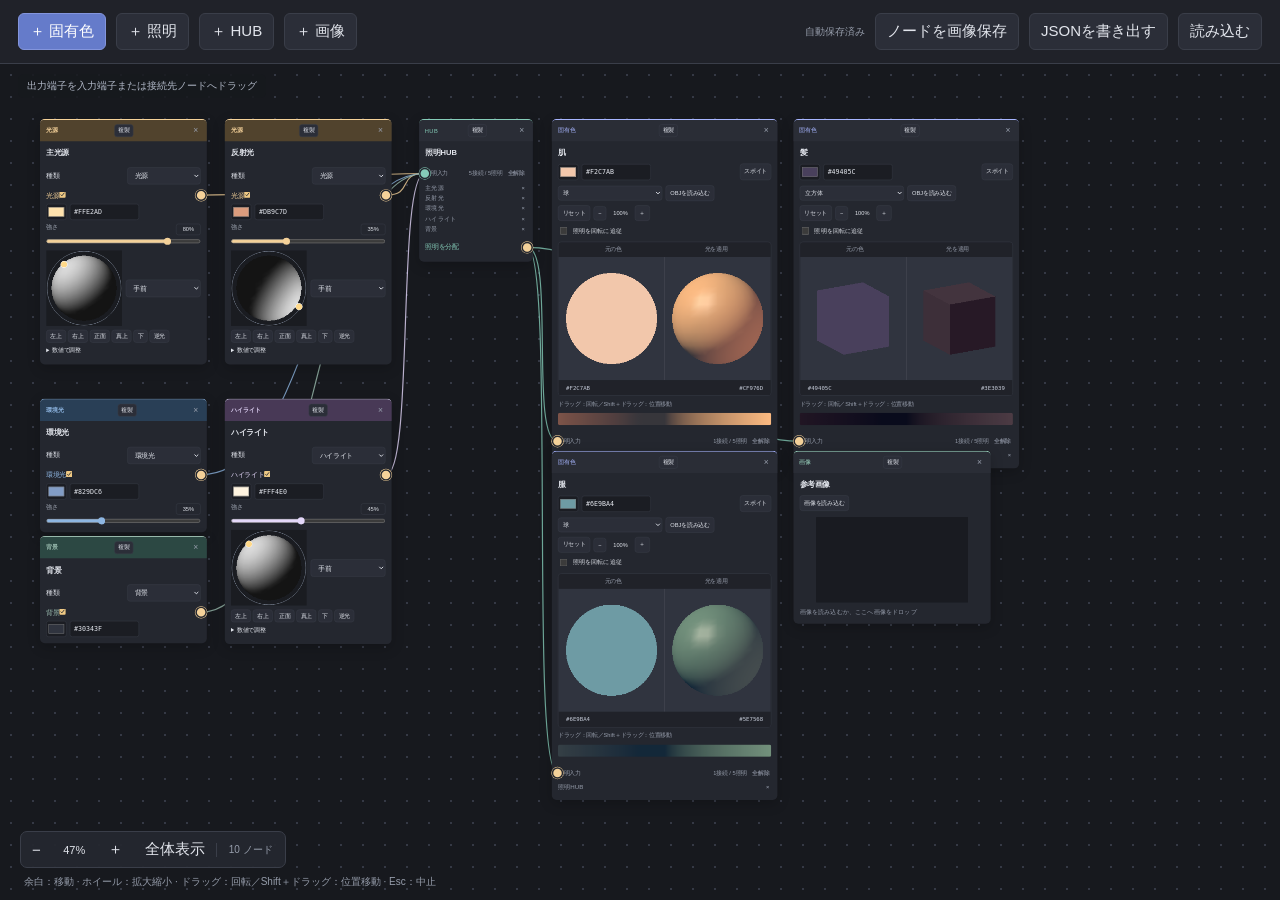
<file: index.html>
<!doctype html>
<html lang="ja"><head><meta charset="UTF-8"><meta name="viewport" content="width=device-width, initial-scale=1"><meta name="description" content="OBJモデル・画像・照明をノードで配置して配色を検討するツール。"><title>ノードカラーシミュレーター</title><link rel="stylesheet" href="./style.css"><script defer src="./geometry.js"></script><script defer src="./legacy-model.js"></script><script defer src="./compat-v4.js"></script><script defer src="./model.js"></script><script defer src="./assets.js"></script><script defer src="./storage.js"></script><script defer src="./export.js"></script><script defer src="./app.js"></script></head>
<body>
<header class="toolbar"><button data-add="base" class="primary">＋ 固有色</button><button data-add="lighting">＋ 照明</button><button data-add="hub">＋ HUB</button><button data-add="image">＋ 画像</button><div class="spacer"></div><span id="save-status" role="status">読み込み中…</span><button id="save-image">ノードを画像保存</button><button id="export">JSONを書き出す</button><button id="import">読み込む</button><input id="file" type="file" accept=".json,application/json" hidden></header>
<main id="canvas" tabindex="0" aria-label="ノードキャンバス"><div id="world"><svg id="wires" aria-label="接続線"></svg><div id="nodes"></div></div><div class="canvas-top"><span id="connection-status" role="status">出力端子を入力端子または接続先ノードへドラッグ</span><button id="cancel-wire" hidden>中止</button></div><div class="canvas-controls"><button id="zoom-out" aria-label="縮小">−</button><output id="zoom-label">100%</output><button id="zoom-in" aria-label="拡大">＋</button><button id="fit">全体表示</button><span id="node-count"></span></div><span class="pan-hint">余白：移動 · ホイール：拡大縮小 · ドラッグ：回転／Shift＋ドラッグ：位置移動 · Esc：中止</span></main>
<dialog id="png-dialog"><p>PNGの出力サイズ</p><label>倍率 <input id="png-scale" type="number" min="0.25" max="4" step="0.25" value="1"></label><p id="png-size" role="status"></p><div><button id="png-cancel">キャンセル</button><button id="png-save">PNGを保存</button></div></dialog><dialog id="confirm-dialog"><p id="confirm-message"></p><div><button id="confirm-no">キャンセル</button><button id="confirm-yes" class="primary">読み込む</button></div></dialog><div id="toast" role="status" aria-live="polite"></div>
</body></html>
</file>
<file: style.css>
:root { color-scheme: dark; --bg: #17191e; --panel: #24272f; --line: #3a3e49; --ink: #e2e5ec; --muted: #969dab; --accent: #9cafff; font-family: "Segoe UI", "Yu Gothic UI", Meiryo, sans-serif; font-size: 13px; }
* { box-sizing: border-box; }
body { margin: 0px; background: var(--bg); color: var(--ink); overflow: hidden; }
button, input, select { font: inherit; }
button, select { border: 1px solid var(--line); border-radius: 6px; background: rgb(43, 46, 56); color: var(--ink); padding: 8px 11px; }
button { cursor: pointer; }
button:hover { background: rgb(58, 64, 80); }
button:disabled { opacity: 0.5; cursor: wait; }
button:focus-visible, input:focus-visible, select:focus-visible, #canvas:focus-visible { outline: 2px solid var(--accent); outline-offset: 2px; }
button.primary { background: rgb(101, 123, 202); border-color: rgb(131, 149, 220); color: rgb(255, 255, 255); }
.toolbar { min-height: 64px; display: flex; align-items: center; gap: 10px; padding: 12px 18px; border-bottom: 1px solid var(--line); background: rgb(32, 34, 41); position: relative; z-index: 6; flex-wrap: wrap; }
.spacer { flex: 1 1 0%; }
#save-status { font-size: 10px; color: var(--muted); }
#canvas { height: calc(100dvh - 64px); position: relative; overflow: hidden; background-image: radial-gradient(rgb(53, 57, 69) 1px, transparent 1px); background-size: 22px 22px; touch-action: none; cursor: grab; }
#world { position: absolute; transform-origin: 0px 0px; }
#nodes { position: absolute; left: 0px; top: 0px; }
#wires { position: absolute; width: 1px; height: 1px; overflow: visible; z-index: 0; }
.wire { fill: none; stroke-width: 2.5; pointer-events: none; opacity: 0.8; }
.wire-hit { fill: none; stroke: transparent; stroke-width: 14; cursor: pointer; pointer-events: stroke; }
.wire-hit:focus { stroke: rgba(182, 196, 255, 0.533); outline: none; }
.temporary { fill: none; stroke: rgb(182, 196, 255); stroke-width: 3; stroke-dasharray: 7, 5; pointer-events: none; }
.node { position: absolute; width: 352px; border-right-color: ; border-right-style: ; border-right-width: ; border-bottom-color: ; border-bottom-style: ; border-bottom-width: ; border-left-color: ; border-left-style: ; border-left-width: ; border-image-source: ; border-image-slice: ; border-image-width: ; border-image-outset: ; border-image-repeat: ; border-top: 2px solid var(--node-color); border-radius: 10px; background: var(--panel); box-shadow: rgba(0, 0, 0, 0.2) 0px 8px 28px; cursor: default; }
.node.lighting { width: 320px; }
.node-header { display: flex; align-items: center; justify-content: space-between; background: rgb(42, 45, 54); border-radius: 9px 9px 0px 0px; padding: 9px 12px; cursor: grab; touch-action: none; }
.node-kind { font-size: 10px; letter-spacing: 0.08em; color: var(--node-color); }
.delete { padding: 0px; border: 0px; background: transparent; color: var(--muted); width: 23px; height: 23px; font-size: 18px; }
.node-body { padding: 11px; }
.name { width: 100%; border: 0px; background: transparent; color: var(--ink); font-weight: 600; padding: 3px 0px; margin-bottom: 10px; }
.color-editor { display: flex; gap: 7px; align-items: center; }
.color-editor input[type="color"] { width: 43px; height: 34px; background: rgb(27, 29, 35); border: 1px solid var(--line); padding: 2px; border-radius: 5px; cursor: pointer; }
.hex { width: 133px; background: rgb(27, 29, 35); border: 1px solid var(--line); padding: 8px; border-radius: 5px; color: var(--ink); font: 12px Consolas, monospace; }
.hex[aria-invalid="true"] { border-color: rgb(241, 147, 147); }
.eyedrop { margin-left: auto; padding: 8px; font-size: 11px; }
.slider-label { display: flex; justify-content: space-between; font-size: 10px; margin-top: 8px; color: rgb(179, 186, 199); }
.slider { width: 100%; accent-color: var(--port-color); margin: 5px 0px 0px; }
.angle-controls { display: flex; gap: 10px; margin-top: 8px; font-size: 10px; color: var(--muted); }
.angle-controls label { display: flex; gap: 4px; align-items: center; }
.angle-controls input { width: 63px; min-width: 0px; border: 1px solid var(--line); border-radius: 4px; background: rgb(27, 29, 35); color: var(--ink); padding: 5px; font: 11px Consolas, monospace; }
.light-section { padding-bottom: 13px; margin-top: 12px; border-bottom: 1px solid var(--line); }
.light-section:last-child { border-bottom: 0px; padding-bottom: 0px; }
.light-heading { position: relative; color: var(--port-color); font-size: 11px; margin: 0px 0px 8px; }
.port-row { position: relative; display: flex; justify-content: space-between; align-items: center; min-height: 27px; margin-top: 5px; font-size: 10px; color: var(--muted); gap: 7px; }
.port-label { white-space: nowrap; }
.port-status { overflow: hidden; text-overflow: ellipsis; white-space: nowrap; margin-left: auto; font-size: 9px; }
.port { position: absolute; width: 18px; height: 18px; padding: 0px; border-radius: 50%; background: var(--port-color); border: 3px solid var(--panel); box-shadow: 0 0 0 1px var(--port-color); z-index: 2; touch-action: none; top: 50%; transform: translateY(-50%); }
.port.output { right: -22px; cursor: crosshair; }
.port.input { left: -22px; }
.port.active { box-shadow: rgba(182, 196, 255, 0.4) 0px 0px 0px 4px; }
.port.compatible { box-shadow: rgba(139, 205, 189, 0.467) 0px 0px 0px 4px; }
.disconnect { border: 0px; background: transparent; padding: 0px 4px; color: rgb(168, 175, 191); font-size: 14px; }
.node-note { font-size: 10px; line-height: 1.7; color: var(--muted); margin: 10px 0px 0px; }
.inline-preview { margin: 12px 0px 9px; border: 1px solid var(--line); border-radius: 7px; overflow: hidden; }
.pair-labels { display: grid; grid-template-columns: 1fr 1fr; font-size: 9px; text-align: center; padding: 7px; background: rgb(32, 34, 41); color: var(--muted); }
.object-canvas { display: block; width: 100%; height: auto; cursor: grab; touch-action: none; }
.pair-values { display: flex; justify-content: space-between; padding: 5px 12px; background: rgb(32, 34, 41); }
.hex-copy { font: 10px Consolas, monospace; padding: 4px; border: 0px; background: transparent; color: rgb(199, 205, 218); }
.gradient { display: block; width: 100%; height: 26px; border-radius: 4px; margin: 10px 0px; cursor: crosshair; }
.saved-colors { display: flex; flex-wrap: wrap; gap: 5px; margin-bottom: 8px; }
.saved-chip { display: flex; align-items: center; border: 1px solid var(--line); border-radius: 4px; overflow: hidden; }
.saved-code { font: 10px Consolas, monospace; background: rgb(27, 29, 35); color: var(--ink); border-width: 0px 0px 0px 9px; border-style: none none none solid; border-color: currentcolor; border-image: none; width: 86px; padding: 5px 3px; cursor: copy; }
.remove-color { font-size: 12px; padding: 0px 4px; border: 0px; border-radius: 0px; background: transparent; color: var(--muted); }
.object-options { display: flex; gap: 7px; align-items: center; margin-top: 11px; }
.object-options select { padding: 6px; font-size: 10px; max-width: 185px; flex: 1 1 0%; }
.obj-load, .media-load { font-size: 10px; padding: 7px 9px; }
.image-canvas { display: block; width: auto; height: auto; max-width: 100%; max-height: 360px; margin: 13px auto 0px; cursor: crosshair; background: rgb(25, 27, 33); }
.image.drop-target { outline: rgb(158, 216, 194) dashed 2px; }
.sampling .image-canvas, .sampling .object-canvas { cursor: crosshair; outline: rgb(165, 189, 223) solid 2px; }
.canvas-top { position: absolute; left: 18px; top: 10px; display: flex; align-items: center; gap: 10px; pointer-events: none; z-index: 3; }
#connection-status { font-size: 10px; color: rgb(176, 183, 198); background: rgba(23, 25, 30, 0.85); padding: 5px 9px; border-radius: 5px; }
#cancel-wire { pointer-events: auto; font-size: 10px; padding: 4px 8px; }
.canvas-controls { position: absolute; left: 20px; bottom: 32px; display: flex; align-items: center; background: rgba(36, 39, 47, 0.95); border: 1px solid var(--line); border-radius: 7px; z-index: 3; }
.canvas-controls button { border: 0px; background: transparent; }
.canvas-controls output { width: 45px; text-align: center; font-size: 11px; }
#node-count { font-size: 10px; color: var(--muted); padding: 0px 12px; border-left: 1px solid var(--line); }
.pan-hint { position: absolute; bottom: 11px; left: 24px; font-size: 10px; color: var(--muted); pointer-events: none; }
#toast { position: fixed; bottom: 25px; left: 50%; transform: translateX(-50%); background: rgb(67, 79, 112); color: white; padding: 12px 20px; border: 1px solid rgb(109, 127, 168); border-radius: 8px; font-size: 12px; z-index: 10; display: none; max-width: 90vw; }
dialog { border: 1px solid rgb(100, 116, 153); border-radius: 10px; background: rgb(36, 39, 47); color: var(--ink); padding: 22px; max-width: 90vw; font-size: 13px; }
dialog::backdrop { background: rgba(0, 0, 0, 0.6); }
dialog div { display: flex; justify-content: flex-end; gap: 10px; margin-top: 20px; }
[hidden] { display: none !important; }
@media (max-width: 850px) {
  .toolbar { gap: 6px; padding: 10px; }
  .toolbar button { font-size: 11px; padding: 7px; }
  #save-status { display: none; }
  .canvas-top { left: 8px; }
  #connection-status { font-size: 9px; max-width: 80vw; }
}
.node { isolation: isolate; }

.direction-control{display:grid;grid-template-columns:160px 1fr;gap:8px;margin:8px 0}.direction-ball{width:160px;height:160px;touch-action:none;cursor:crosshair}.direction-presets{display:flex;flex-wrap:wrap;gap:4px;grid-column:1/-1}.direction-presets button{padding:4px 8px}.direction-control details{grid-column:1/-1}.light-heading input[type=checkbox]{margin-left:auto;accent-color:#efc984}.direction-control select{align-self:center}

/* Larger preview and controls; object scale is independent of the workspace. */
:root{font-size:15px}.node{width:416px}.node.lighting{width:352px}.node-kind{font-size:12px}.node-body{padding:13px}.name{font-size:16px}.hex{font-size:14px;width:146px}.eyedrop,.obj-load,.media-load{font-size:12px}.object-options select{font-size:13px;max-width:220px}.pair-labels,.hex-copy{font-size:12px}.port-row{font-size:12px;min-height:32px}.port-status{font-size:11px}.light-heading{font-size:14px}.slider-label{font-size:12px}.angle-controls{font-size:12px}.node-note{font-size:12px}.preview-controls{display:flex;flex-wrap:wrap;align-items:center;gap:7px;margin:9px 0}.preview-controls button{font-size:12px;padding:7px 9px}.preview-controls output{font-size:12px;min-width:46px;text-align:center}.node-actions{display:flex;gap:6px}.duplicate{font-size:12px;padding:4px 7px}.saved-code{font-size:12px;width:102px}.direction-presets button{font-size:12px}.direction-control summary{font-size:12px}

.node.hub{width:240px}.lighting-kind{display:flex;align-items:center;justify-content:space-between;font-size:14px;margin:8px 0}.lighting-kind select{font-size:14px;min-width:155px}.connection-list{display:grid;gap:4px;margin:5px 0}.connection-entry{display:flex;align-items:center;justify-content:space-between;gap:8px;color:var(--muted);font-size:13px}.connection-entry span{overflow:hidden;text-overflow:ellipsis;white-space:nowrap}.hub-output{margin-top:20px;color:#85CCB8}.port-status{font-size:12px}.disconnect{font-size:12px}.node-note{font-size:13px}

.node.lighting{border-color:var(--node-color)}
.node.lighting[data-kind=light] .node-header{background:#51432d}
.node.lighting[data-kind=environment] .node-header{background:#293f56}
.node.lighting[data-kind=highlight] .node-header{background:#483956}
.node.lighting[data-kind=background] .node-header{background:#2c4843}
.node.lighting .node-kind{color:var(--node-color);font-weight:700}
.strength-value{display:inline-block;min-width:52px;text-align:center;cursor:ew-resize;touch-action:none;user-select:none;padding:4px 7px;border:1px solid var(--line);border-radius:5px;color:var(--ink)}
.strength-value:focus-visible{outline:2px solid var(--accent)}
.preview-hint{font-size:12px;color:var(--muted);margin:7px 0 10px;user-select:none}

.port{width:24px;height:24px;touch-action:none}.port.output{right:-13px}.port.input{left:-13px}

.compatible-node{outline:2px dashed #a4c9bb;outline-offset:4px}

.node.base{width:476px}

.follow-toggle{display:flex;align-items:center;gap:8px;font-size:13px;margin:10px 0;color:var(--ink)}.follow-toggle input{width:16px;height:16px;accent-color:var(--accent)}
</file>
